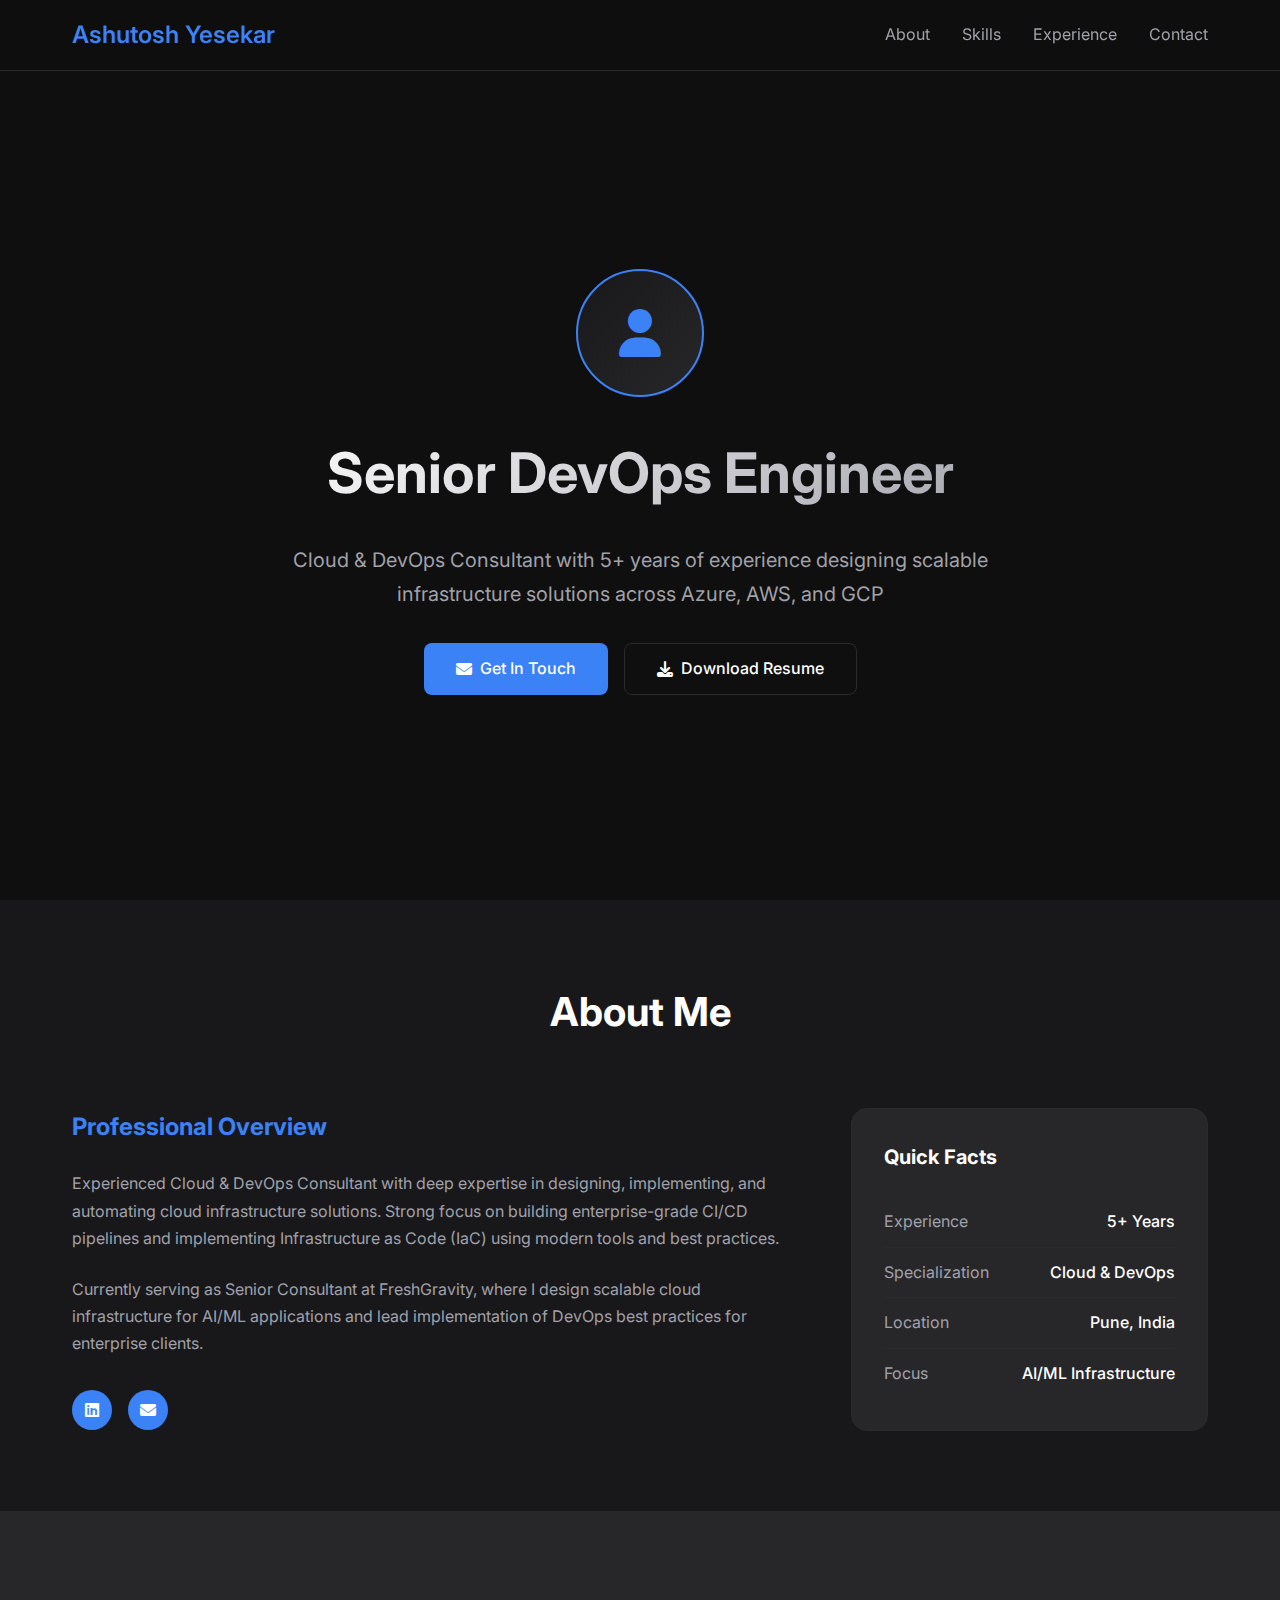
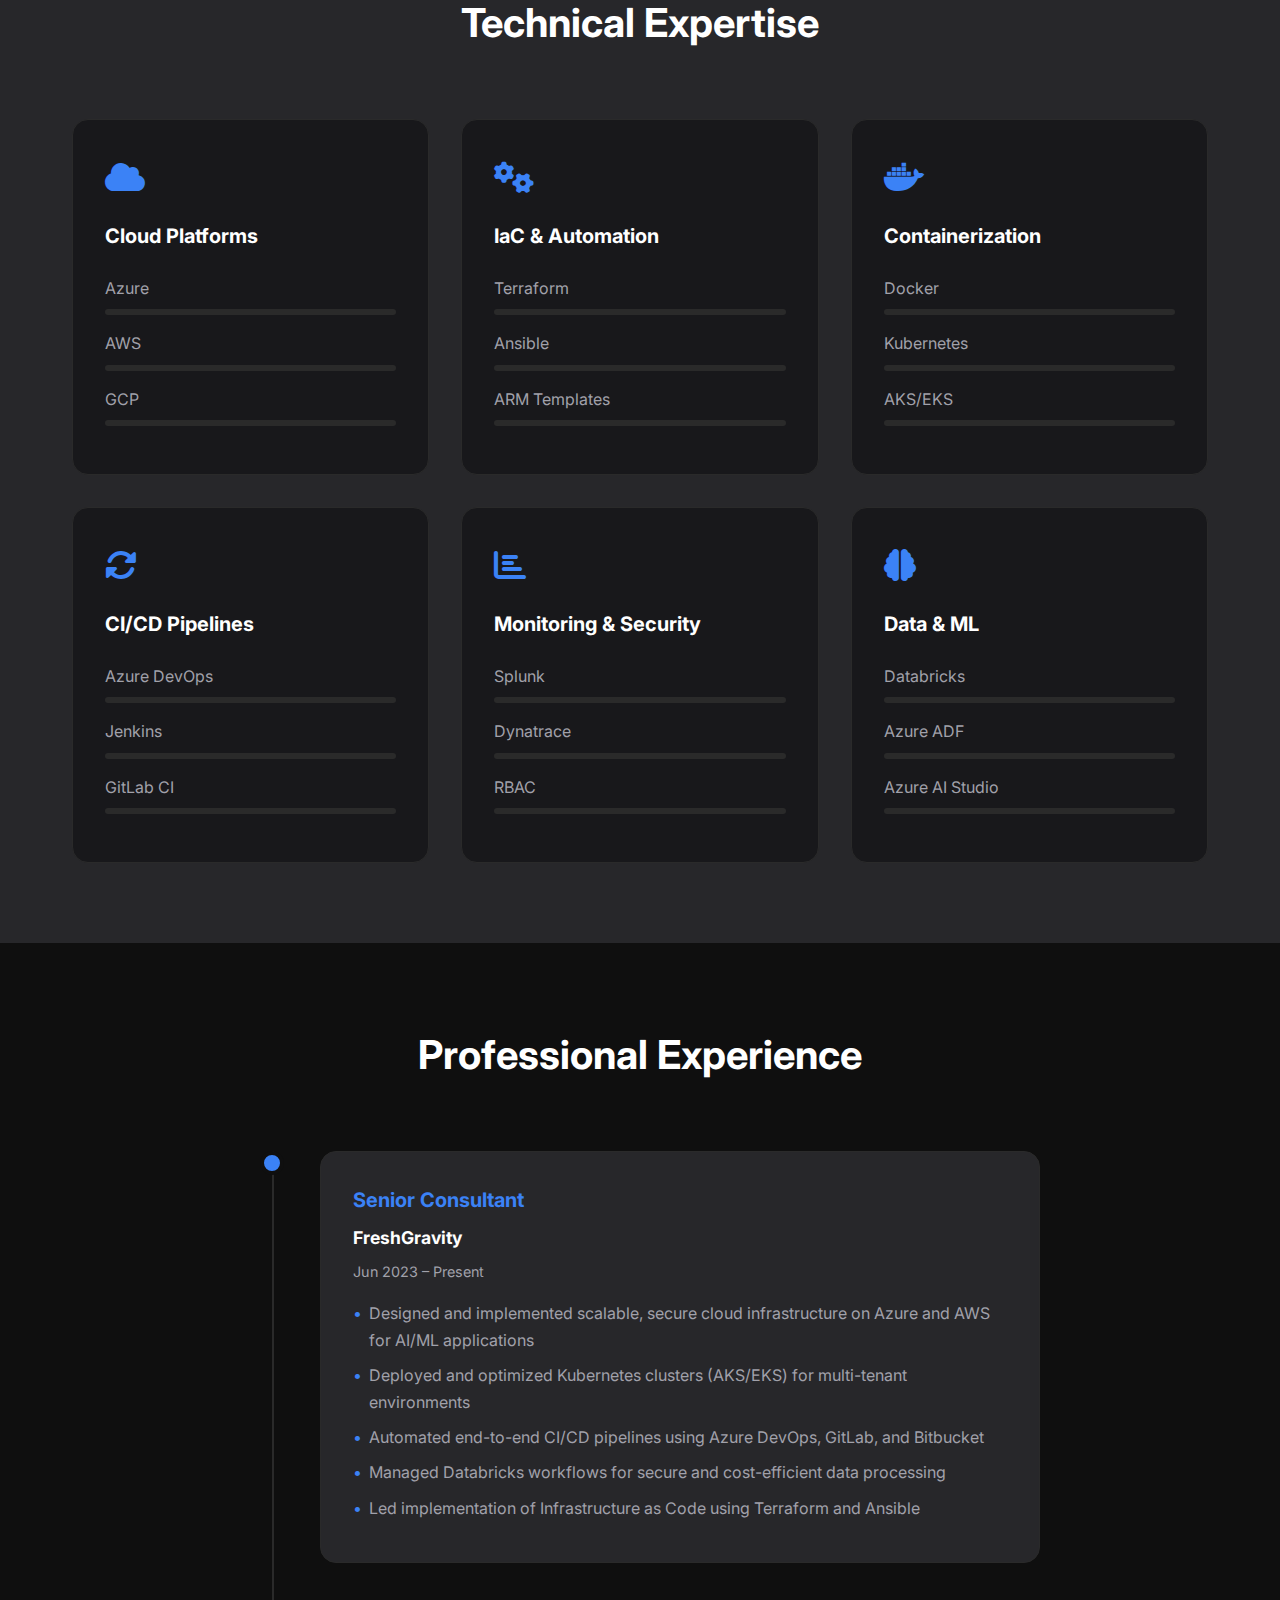
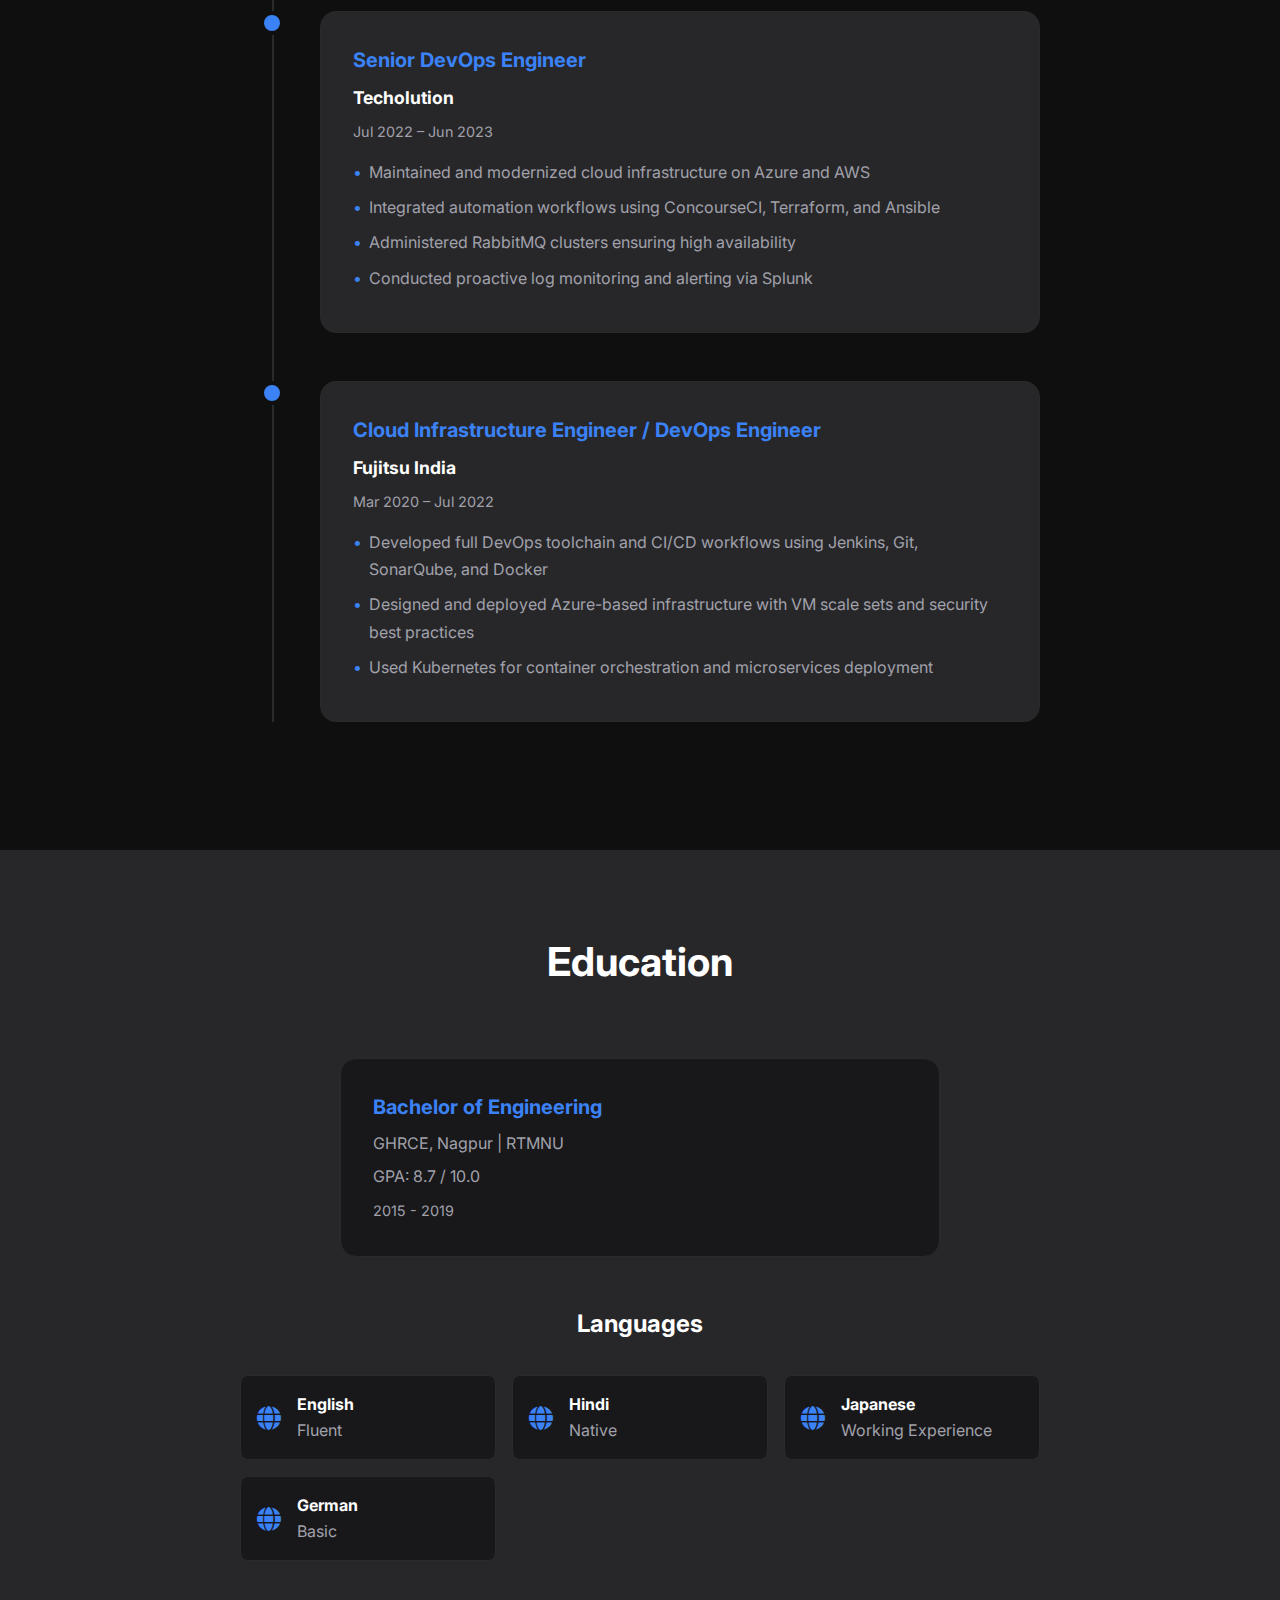
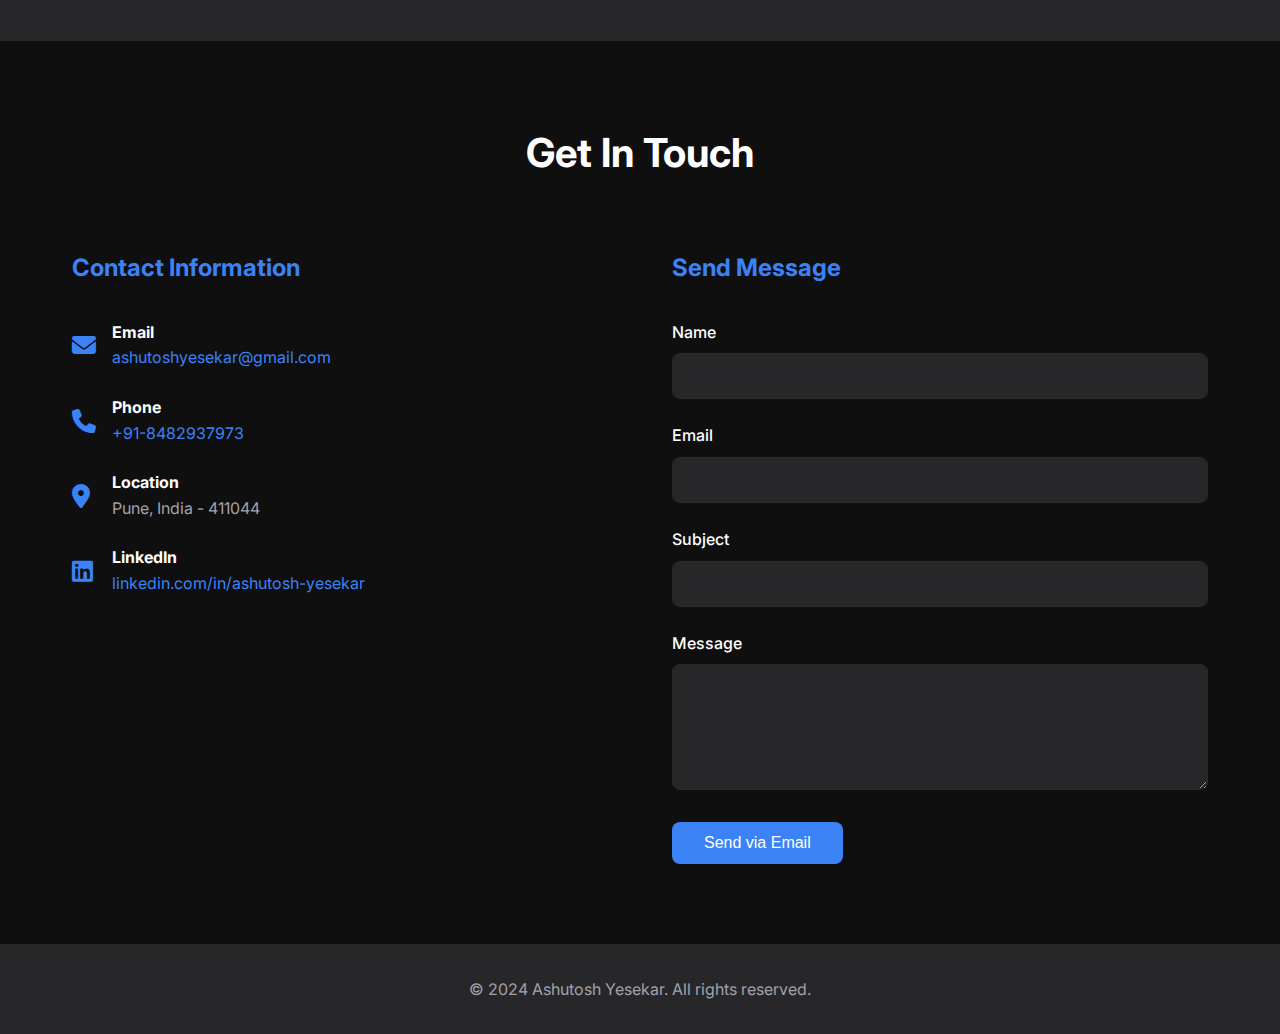
<file: index.html>
<!DOCTYPE html>
<html lang="en">
<head>
    <meta charset="UTF-8">
    <meta name="viewport" content="width=device-width, initial-scale=1.0">
    <title>Ashutosh Yesekar - Senior DevOps Engineer</title>
    <meta name="description" content="Senior DevOps Engineer with 5+ years of experience in cloud infrastructure, automation, and AI/ML operations.">
    <link rel="stylesheet" href="style.css">
    <link rel="preconnect" href="https://fonts.googleapis.com">
    <link rel="preconnect" href="https://fonts.gstatic.com" crossorigin>
    <link href="https://fonts.googleapis.com/css2?family=Inter:wght@300;400;500;600;700&display=swap" rel="stylesheet">
    <link rel="stylesheet" href="https://cdnjs.cloudflare.com/ajax/libs/font-awesome/6.4.0/css/all.min.css">
</head>
<body>
    <!-- Navigation -->
    <nav class="navbar">
        <div class="nav-container">
            <div class="nav-logo">Ashutosh Yesekar</div>
            <div class="nav-menu" id="nav-menu">
                <a href="#about" class="nav-link">About</a>
                <a href="#skills" class="nav-link">Skills</a>
                <a href="#experience" class="nav-link">Experience</a>
                <a href="#contact" class="nav-link">Contact</a>
            </div>
            <div class="hamburger" id="hamburger">
                <span class="bar"></span>
                <span class="bar"></span>
                <span class="bar"></span>
            </div>
        </div>
    </nav>

    <!-- Hero Section -->
    <section class="hero">
        <div class="hero-content">
            <div class="profile-pic">
                <i class="fas fa-user"></i>
            </div>
            <h1 class="hero-title">Senior DevOps Engineer</h1>
            <p class="hero-subtitle">Cloud & DevOps Consultant with 5+ years of experience designing scalable infrastructure solutions across Azure, AWS, and GCP</p>
            <div class="hero-buttons">
                <a href="#contact" class="btn btn-primary">
                    <i class="fas fa-envelope"></i> Get In Touch
                </a>
                <a href="Ashutosh_Yesekar_Latest.pdf" target="_blank" class="btn btn-secondary" download>
                    <i class="fas fa-download"></i> Download Resume
                </a>
            </div>
        </div>
    </section>

    <!-- About Section -->
    <section id="about" class="about">
        <div class="container">
            <h2 class="section-title">About Me</h2>
            <div class="about-content">
                <div class="about-text">
                    <h3>Professional Overview</h3>
                    <p>Experienced Cloud & DevOps Consultant with deep expertise in designing, implementing, and automating cloud infrastructure solutions. Strong focus on building enterprise-grade CI/CD pipelines and implementing Infrastructure as Code (IaC) using modern tools and best practices.</p>
                    <p>Currently serving as Senior Consultant at FreshGravity, where I design scalable cloud infrastructure for AI/ML applications and lead implementation of DevOps best practices for enterprise clients.</p>
                    <div class="social-links">
                        <a href="https://linkedin.com/in/ashutosh-yesekar" target="_blank">
                            <i class="fab fa-linkedin"></i>
                        </a>
                        <a href="mailto:ashutoshyesekar@gmail.com">
                            <i class="fas fa-envelope"></i>
                        </a>
                    </div>
                </div>
                <div class="about-facts">
                    <h4>Quick Facts</h4>
                    <div class="fact-item">
                        <span class="fact-label">Experience</span>
                        <span class="fact-value">5+ Years</span>
                    </div>
                    <div class="fact-item">
                        <span class="fact-label">Specialization</span>
                        <span class="fact-value">Cloud & DevOps</span>
                    </div>
                    <div class="fact-item">
                        <span class="fact-label">Location</span>
                        <span class="fact-value">Pune, India</span>
                    </div>
                    <div class="fact-item">
                        <span class="fact-label">Focus</span>
                        <span class="fact-value">AI/ML Infrastructure</span>
                    </div>
                </div>
            </div>
        </div>
    </section>

    <!-- Skills Section -->
    <section id="skills" class="skills">
        <div class="container">
            <h2 class="section-title">Technical Expertise</h2>
            <div class="skills-grid">
                <div class="skill-category">
                    <div class="skill-icon"><i class="fas fa-cloud"></i></div>
                    <h3>Cloud Platforms</h3>
                    <div class="skill-list">
                        <div class="skill-item">
                            <span>Azure</span>
                            <div class="skill-bar"><div class="skill-progress" data-width="85"></div></div>
                        </div>
                        <div class="skill-item">
                            <span>AWS</span>
                            <div class="skill-bar"><div class="skill-progress" data-width="90"></div></div>
                        </div>
                        <div class="skill-item">
                            <span>GCP</span>
                            <div class="skill-bar"><div class="skill-progress" data-width="75"></div></div>
                        </div>
                    </div>
                </div>
                
                <div class="skill-category">
                    <div class="skill-icon"><i class="fas fa-cogs"></i></div>
                    <h3>IaC & Automation</h3>
                    <div class="skill-list">
                        <div class="skill-item">
                            <span>Terraform</span>
                            <div class="skill-bar"><div class="skill-progress" data-width="90"></div></div>
                        </div>
                        <div class="skill-item">
                            <span>Ansible</span>
                            <div class="skill-bar"><div class="skill-progress" data-width="85"></div></div>
                        </div>
                        <div class="skill-item">
                            <span>ARM Templates</span>
                            <div class="skill-bar"><div class="skill-progress" data-width="80"></div></div>
                        </div>
                    </div>
                </div>

                <div class="skill-category">
                    <div class="skill-icon"><i class="fab fa-docker"></i></div>
                    <h3>Containerization</h3>
                    <div class="skill-list">
                        <div class="skill-item">
                            <span>Docker</span>
                            <div class="skill-bar"><div class="skill-progress" data-width="90"></div></div>
                        </div>
                        <div class="skill-item">
                            <span>Kubernetes</span>
                            <div class="skill-bar"><div class="skill-progress" data-width="85"></div></div>
                        </div>
                        <div class="skill-item">
                            <span>AKS/EKS</span>
                            <div class="skill-bar"><div class="skill-progress" data-width="85"></div></div>
                        </div>
                    </div>
                </div>

                <div class="skill-category">
                    <div class="skill-icon"><i class="fas fa-sync-alt"></i></div>
                    <h3>CI/CD Pipelines</h3>
                    <div class="skill-list">
                        <div class="skill-item">
                            <span>Azure DevOps</span>
                            <div class="skill-bar"><div class="skill-progress" data-width="85"></div></div>
                        </div>
                        <div class="skill-item">
                            <span>Jenkins</span>
                            <div class="skill-bar"><div class="skill-progress" data-width="90"></div></div>
                        </div>
                        <div class="skill-item">
                            <span>GitLab CI</span>
                            <div class="skill-bar"><div class="skill-progress" data-width="80"></div></div>
                        </div>
                    </div>
                </div>

                <div class="skill-category">
                    <div class="skill-icon"><i class="fas fa-chart-bar"></i></div>
                    <h3>Monitoring & Security</h3>
                    <div class="skill-list">
                        <div class="skill-item">
                            <span>Splunk</span>
                            <div class="skill-bar"><div class="skill-progress" data-width="85"></div></div>
                        </div>
                        <div class="skill-item">
                            <span>Dynatrace</span>
                            <div class="skill-bar"><div class="skill-progress" data-width="80"></div></div>
                        </div>
                        <div class="skill-item">
                            <span>RBAC</span>
                            <div class="skill-bar"><div class="skill-progress" data-width="90"></div></div>
                        </div>
                    </div>
                </div>

                <div class="skill-category">
                    <div class="skill-icon"><i class="fas fa-brain"></i></div>
                    <h3>Data & ML</h3>
                    <div class="skill-list">
                        <div class="skill-item">
                            <span>Databricks</span>
                            <div class="skill-bar"><div class="skill-progress" data-width="85"></div></div>
                        </div>
                        <div class="skill-item">
                            <span>Azure ADF</span>
                            <div class="skill-bar"><div class="skill-progress" data-width="80"></div></div>
                        </div>
                        <div class="skill-item">
                            <span>Azure AI Studio</span>
                            <div class="skill-bar"><div class="skill-progress" data-width="75"></div></div>
                        </div>
                    </div>
                </div>
            </div>
        </div>
    </section>

    <!-- Experience Section -->
    <section id="experience" class="experience">
        <div class="container">
            <h2 class="section-title">Professional Experience</h2>
            <div class="timeline">
                <div class="timeline-item">
                    <div class="timeline-dot"></div>
                    <div class="timeline-content">
                        <h3>Senior Consultant</h3>
                        <h4>FreshGravity</h4>
                        <span class="timeline-date">Jun 2023 – Present</span>
                        <ul>
                            <li>Designed and implemented scalable, secure cloud infrastructure on Azure and AWS for AI/ML applications</li>
                            <li>Deployed and optimized Kubernetes clusters (AKS/EKS) for multi-tenant environments</li>
                            <li>Automated end-to-end CI/CD pipelines using Azure DevOps, GitLab, and Bitbucket</li>
                            <li>Managed Databricks workflows for secure and cost-efficient data processing</li>
                            <li>Led implementation of Infrastructure as Code using Terraform and Ansible</li>
                        </ul>
                    </div>
                </div>

                <div class="timeline-item">
                    <div class="timeline-dot"></div>
                    <div class="timeline-content">
                        <h3>Senior DevOps Engineer</h3>
                        <h4>Techolution</h4>
                        <span class="timeline-date">Jul 2022 – Jun 2023</span>
                        <ul>
                            <li>Maintained and modernized cloud infrastructure on Azure and AWS</li>
                            <li>Integrated automation workflows using ConcourseCI, Terraform, and Ansible</li>
                            <li>Administered RabbitMQ clusters ensuring high availability</li>
                            <li>Conducted proactive log monitoring and alerting via Splunk</li>
                        </ul>
                    </div>
                </div>

                <div class="timeline-item">
                    <div class="timeline-dot"></div>
                    <div class="timeline-content">
                        <h3>Cloud Infrastructure Engineer / DevOps Engineer</h3>
                        <h4>Fujitsu India</h4>
                        <span class="timeline-date">Mar 2020 – Jul 2022</span>
                        <ul>
                            <li>Developed full DevOps toolchain and CI/CD workflows using Jenkins, Git, SonarQube, and Docker</li>
                            <li>Designed and deployed Azure-based infrastructure with VM scale sets and security best practices</li>
                            <li>Used Kubernetes for container orchestration and microservices deployment</li>
                        </ul>
                    </div>
                </div>
            </div>
        </div>
    </section>

    <!-- Education Section -->
    <section class="education">
        <div class="container">
            <h2 class="section-title">Education</h2>
            <div class="education-content">
                <div class="education-item">
                    <h3>Bachelor of Engineering</h3>
                    <p>GHRCE, Nagpur | RTMNU</p>
                    <p>GPA: 8.7 / 10.0</p>
                    <span class="education-date">2015 - 2019</span>
                </div>
            </div>
            
            <h3 class="languages-title">Languages</h3>
            <div class="languages">
                <div class="language-item">
                    <i class="fas fa-globe"></i>
                    <div>
                        <p><strong>English</strong></p>
                        <p>Fluent</p>
                    </div>
                </div>
                <div class="language-item">
                    <i class="fas fa-globe"></i>
                    <div>
                        <p><strong>Hindi</strong></p>
                        <p>Native</p>
                    </div>
                </div>
                <div class="language-item">
                    <i class="fas fa-globe"></i>
                    <div>
                        <p><strong>Japanese</strong></p>
                        <p>Working Experience</p>
                    </div>
                </div>
                <div class="language-item">
                    <i class="fas fa-globe"></i>
                    <div>
                        <p><strong>German</strong></p>
                        <p>Basic</p>
                    </div>
                </div>
            </div>
        </div>
    </section>

    <!-- Contact Section -->
    <section id="contact" class="contact">
        <div class="container">
            <h2 class="section-title">Get In Touch</h2>
            <div class="contact-content">
                <div class="contact-info">
                    <h3>Contact Information</h3>
                    <div class="contact-item">
                        <i class="fas fa-envelope"></i>
                        <div>
                            <p><strong>Email</strong></p>
                            <a href="mailto:ashutoshyesekar@gmail.com">ashutoshyesekar@gmail.com</a>
                        </div>
                    </div>
                    <div class="contact-item">
                        <i class="fas fa-phone"></i>
                        <div>
                            <p><strong>Phone</strong></p>
                            <a href="tel:+918482937973">+91-8482937973</a>
                        </div>
                    </div>
                    <div class="contact-item">
                        <i class="fas fa-map-marker-alt"></i>
                        <div>
                            <p><strong>Location</strong></p>
                            <p>Pune, India - 411044</p>
                        </div>
                    </div>
                    <div class="contact-item">
                        <i class="fab fa-linkedin"></i>
                        <div>
                            <p><strong>LinkedIn</strong></p>
                            <a href="https://linkedin.com/in/ashutosh-yesekar" target="_blank">linkedin.com/in/ashutosh-yesekar</a>
                        </div>
                    </div>
                </div>

                <div class="contact-form">
                    <h3>Send Message</h3>
                    <form id="contactForm">
                        <div class="form-group">
                            <label for="name">Name</label>
                            <input type="text" id="name" name="name" required>
                        </div>
                        <div class="form-group">
                            <label for="email">Email</label>
                            <input type="email" id="email" name="email" required>
                        </div>
                        <div class="form-group">
                            <label for="subject">Subject</label>
                            <input type="text" id="subject" name="subject" required>
                        </div>
                        <div class="form-group">
                            <label for="message">Message</label>
                            <textarea id="message" name="message" rows="5" required></textarea>
                        </div>
                        <button type="submit" class="btn btn-primary">Send via Email</button>
                    </form>
                </div>
            </div>
        </div>
    </section>

    <!-- Footer -->
    <footer class="footer">
        <div class="container">
            <p>&copy; 2024 Ashutosh Yesekar. All rights reserved.</p>
        </div>
    </footer>

    <script src="script.js"></script>
</body>
</html>
</file>
<file: style.css>
* {
    margin: 0;
    padding: 0;
    box-sizing: border-box;
}

body {
    font-family: 'Inter', sans-serif;
    background-color: #0f0f0f;
    color: #ffffff;
    line-height: 1.6;
}

.container {
    max-width: 1200px;
    margin: 0 auto;
    padding: 0 2rem;
}

/* Navigation */
.navbar {
    position: fixed;
    top: 0;
    width: 100%;
    background-color: rgba(15, 15, 15, 0.95);
    backdrop-filter: blur(10px);
    border-bottom: 1px solid #2a2a2a;
    z-index: 1000;
    padding: 1rem 0;
}

.nav-container {
    max-width: 1200px;
    margin: 0 auto;
    padding: 0 2rem;
    display: flex;
    justify-content: space-between;
    align-items: center;
}

.nav-logo {
    font-size: 1.5rem;
    font-weight: 600;
    color: #3b82f6;
}

.nav-menu {
    display: flex;
    gap: 2rem;
}

.nav-link {
    color: #a1a1aa;
    text-decoration: none;
    transition: color 0.3s ease;
}

.nav-link:hover {
    color: #ffffff;
}

.hamburger {
    display: none;
    flex-direction: column;
    cursor: pointer;
}

.hamburger .bar {
    width: 25px;
    height: 3px;
    background-color: #ffffff;
    margin: 3px 0;
    transition: 0.3s;
}

/* Hero Section */
.hero {
    min-height: 100vh;
    display: flex;
    align-items: center;
    justify-content: center;
    text-align: center;
    padding: 8rem 2rem 4rem;
}

.hero-content {
    max-width: 800px;
    animation: fadeInUp 1s ease-out;
}

.profile-pic {
    width: 128px;
    height: 128px;
    background: linear-gradient(135deg, #18181b 0%, #27272a 100%);
    border: 2px solid #3b82f6;
    border-radius: 50%;
    display: flex;
    align-items: center;
    justify-content: center;
    margin: 0 auto 2rem;
    font-size: 3rem;
    color: #3b82f6;
}

.hero-title {
    font-size: 3.5rem;
    font-weight: 700;
    margin-bottom: 1.5rem;
    background: linear-gradient(135deg, #ffffff 0%, #a1a1aa 100%);
    -webkit-background-clip: text;
    -webkit-text-fill-color: transparent;
    background-clip: text;
}

.hero-subtitle {
    font-size: 1.25rem;
    color: #a1a1aa;
    margin-bottom: 2rem;
    line-height: 1.7;
}

.hero-buttons {
    display: flex;
    gap: 1rem;
    justify-content: center;
    flex-wrap: wrap;
}

/* Buttons */
.btn {
    display: inline-flex;
    align-items: center;
    gap: 0.5rem;
    padding: 0.75rem 2rem;
    border-radius: 0.5rem;
    text-decoration: none;
    font-weight: 500;
    transition: all 0.3s ease;
    border: none;
    cursor: pointer;
    font-size: 1rem;
}

.btn-primary {
    background-color: #3b82f6;
    color: #ffffff;
}

.btn-primary:hover {
    background-color: #2563eb;
    box-shadow: 0 0 20px rgba(59, 130, 246, 0.3);
}

.btn-secondary {
    background-color: transparent;
    color: #ffffff;
    border: 1px solid #2a2a2a;
}

.btn-secondary:hover {
    border-color: #3b82f6;
    color: #3b82f6;
}

/* Section Styles */
section {
    padding: 5rem 0;
}

.section-title {
    font-size: 2.5rem;
    font-weight: 700;
    text-align: center;
    margin-bottom: 4rem;
    color: #ffffff;
}

/* About Section */
.about {
    background-color: #18181b;
}

.about-content {
    display: grid;
    grid-template-columns: 2fr 1fr;
    gap: 4rem;
    align-items: start;
}

.about-text h3 {
    font-size: 1.5rem;
    color: #3b82f6;
    margin-bottom: 1.5rem;
}

.about-text p {
    color: #a1a1aa;
    margin-bottom: 1.5rem;
    line-height: 1.7;
}

.social-links {
    display: flex;
    gap: 1rem;
    margin-top: 2rem;
}

.social-links a {
    display: flex;
    align-items: center;
    justify-content: center;
    width: 40px;
    height: 40px;
    background-color: #3b82f6;
    color: #ffffff;
    border-radius: 50%;
    text-decoration: none;
    transition: all 0.3s ease;
}

.social-links a:hover {
    background-color: #2563eb;
    transform: translateY(-2px);
}

.about-facts {
    background-color: #27272a;
    padding: 2rem;
    border-radius: 1rem;
    border: 1px solid #2a2a2a;
}

.about-facts h4 {
    font-size: 1.25rem;
    margin-bottom: 1.5rem;
    color: #ffffff;
}

.fact-item {
    display: flex;
    justify-content: space-between;
    align-items: center;
    padding: 0.75rem 0;
    border-bottom: 1px solid #2a2a2a;
}

.fact-item:last-child {
    border-bottom: none;
}

.fact-label {
    color: #a1a1aa;
}

.fact-value {
    color: #ffffff;
    font-weight: 500;
}

/* Skills Section */
.skills {
    background-color: #27272a;
}

.skills-grid {
    display: grid;
    grid-template-columns: repeat(auto-fit, minmax(300px, 1fr));
    gap: 2rem;
}

.skill-category {
    background-color: #18181b;
    padding: 2rem;
    border-radius: 1rem;
    border: 1px solid #2a2a2a;
    transition: all 0.3s ease;
}

.skill-category:hover {
    border-color: #3b82f6;
    box-shadow: 0 0 20px rgba(59, 130, 246, 0.1);
}

.skill-icon {
    font-size: 2rem;
    color: #3b82f6;
    margin-bottom: 1rem;
}

.skill-category h3 {
    font-size: 1.25rem;
    margin-bottom: 1.5rem;
    color: #ffffff;
}

.skill-item {
    margin-bottom: 1rem;
}

.skill-item span {
    display: block;
    margin-bottom: 0.5rem;
    color: #a1a1aa;
}

.skill-bar {
    width: 100%;
    height: 6px;
    background-color: #2a2a2a;
    border-radius: 3px;
    overflow: hidden;
}

.skill-progress {
    height: 100%;
    background: linear-gradient(90deg, #3b82f6 0%, #1d4ed8 100%);
    border-radius: 3px;
    transition: width 1.5s ease-in-out;
    width: 0%;
}

/* Experience Section */
.experience {
    background-color: #0f0f0f;
}

.timeline {
    position: relative;
    max-width: 800px;
    margin: 0 auto;
}

.timeline::before {
    content: '';
    position: absolute;
    left: 2rem;
    top: 0;
    bottom: 0;
    width: 2px;
    background-color: #2a2a2a;
}

.timeline-item {
    position: relative;
    margin-bottom: 3rem;
    padding-left: 5rem;
}

.timeline-dot {
    position: absolute;
    left: 1.25rem;
    top: 0;
    width: 1.5rem;
    height: 1.5rem;
    background-color: #3b82f6;
    border: 4px solid #0f0f0f;
    border-radius: 50%;
}

.timeline-content {
    background-color: #27272a;
    padding: 2rem;
    border-radius: 1rem;
    border: 1px solid #2a2a2a;
}

.timeline-content h3 {
    font-size: 1.25rem;
    color: #3b82f6;
    margin-bottom: 0.5rem;
}

.timeline-content h4 {
    font-size: 1.1rem;
    color: #ffffff;
    margin-bottom: 0.5rem;
}

.timeline-date {
    color: #a1a1aa;
    font-size: 0.9rem;
    margin-bottom: 1rem;
    display: block;
}

.timeline-content ul {
    list-style: none;
    color: #a1a1aa;
    line-height: 1.7;
}

.timeline-content li {
    margin-bottom: 0.5rem;
    position: relative;
    padding-left: 1rem;
}

.timeline-content li::before {
    content: '•';
    color: #3b82f6;
    position: absolute;
    left: 0;
}

/* Education Section */
.education {
    background-color: #27272a;
}

.education-item {
    background-color: #18181b;
    padding: 2rem;
    border-radius: 1rem;
    border: 1px solid #2a2a2a;
    margin-bottom: 3rem;
    max-width: 600px;
    margin-left: auto;
    margin-right: auto;
}

.education-item h3 {
    font-size: 1.25rem;
    color: #3b82f6;
    margin-bottom: 0.5rem;
}

.education-item p {
    color: #a1a1aa;
    margin-bottom: 0.5rem;
}

.education-date {
    color: #a1a1aa;
    font-size: 0.9rem;
}

.languages-title {
    text-align: center;
    font-size: 1.5rem;
    margin-bottom: 2rem;
    color: #ffffff;
}

.languages {
    display: grid;
    grid-template-columns: repeat(auto-fit, minmax(200px, 1fr));
    gap: 1rem;
    max-width: 800px;
    margin: 0 auto;
}

.language-item {
    display: flex;
    align-items: center;
    gap: 1rem;
    background-color: #18181b;
    padding: 1rem;
    border-radius: 0.5rem;
    border: 1px solid #2a2a2a;
}

.language-item i {
    font-size: 1.5rem;
    color: #3b82f6;
}

.language-item p {
    margin: 0;
    color: #a1a1aa;
}

.language-item strong {
    color: #ffffff;
}

/* Contact Section */
.contact {
    background-color: #0f0f0f;
}

.contact-content {
    display: grid;
    grid-template-columns: 1fr 1fr;
    gap: 4rem;
}

.contact-info h3,
.contact-form h3 {
    font-size: 1.5rem;
    color: #3b82f6;
    margin-bottom: 2rem;
}

.contact-item {
    display: flex;
    align-items: center;
    gap: 1rem;
    margin-bottom: 1.5rem;
}

.contact-item i {
    font-size: 1.5rem;
    color: #3b82f6;
    width: 24px;
}

.contact-item p {
    margin: 0;
    color: #a1a1aa;
}

.contact-item strong {
    color: #ffffff;
}

.contact-item a {
    color: #3b82f6;
    text-decoration: none;
}

.contact-item a:hover {
    color: #2563eb;
}

/* Form Styles */
.form-group {
    margin-bottom: 1.5rem;
}

.form-group label {
    display: block;
    margin-bottom: 0.5rem;
    color: #ffffff;
    font-weight: 500;
}

.form-group input,
.form-group textarea {
    width: 100%;
    padding: 0.75rem;
    background-color: #27272a;
    border: 1px solid #2a2a2a;
    border-radius: 0.5rem;
    color: #ffffff;
    font-family: inherit;
    font-size: 1rem;
}

.form-group input:focus,
.form-group textarea:focus {
    outline: none;
    border-color: #3b82f6;
    box-shadow: 0 0 0 2px rgba(59, 130, 246, 0.1);
}

.form-group textarea {
    resize: vertical;
    min-height: 120px;
}

/* Footer */
.footer {
    background-color: #27272a;
    border-top: 1px solid #2a2a2a;
    padding: 2rem 0;
    text-align: center;
}

.footer p {
    color: #a1a1aa;
    margin: 0;
}

/* Animations */
@keyframes fadeInUp {
    from {
        opacity: 0;
        transform: translateY(30px);
    }
    to {
        opacity: 1;
        transform: translateY(0);
    }
}

.fade-in {
    animation: fadeInUp 0.6s ease-out;
}

/* Responsive Design */
@media (max-width: 768px) {
    .nav-menu {
        position: fixed;
        left: -100%;
        top: 70px;
        flex-direction: column;
        background-color: #0f0f0f;
        width: 100%;
        text-align: center;
        transition: 0.3s;
        padding: 2rem 0;
        border-top: 1px solid #2a2a2a;
    }

    .nav-menu.active {
        left: 0;
    }

    .hamburger {
        display: flex;
    }

    .hamburger.active .bar:nth-child(2) {
        opacity: 0;
    }

    .hamburger.active .bar:nth-child(1) {
        transform: translateY(8px) rotate(45deg);
    }

    .hamburger.active .bar:nth-child(3) {
        transform: translateY(-8px) rotate(-45deg);
    }

    .hero-title {
        font-size: 2.5rem;
    }

    .hero-subtitle {
        font-size: 1.1rem;
    }

    .hero-buttons {
        flex-direction: column;
        align-items: center;
    }

    .about-content {
        grid-template-columns: 1fr;
        gap: 2rem;
    }

    .contact-content {
        grid-template-columns: 1fr;
        gap: 2rem;
    }

    .skills-grid {
        grid-template-columns: 1fr;
    }

    .timeline::before {
        left: 1rem;
    }

    .timeline-item {
        padding-left: 3rem;
    }

    .timeline-dot {
        left: 0.75rem;
    }

    .languages {
        grid-template-columns: 1fr;
    }

    .container {
        padding: 0 1rem;
    }

    .nav-container {
        padding: 0 1rem;
    }

    .hero {
        padding: 6rem 1rem 4rem;
    }
}
</file>
